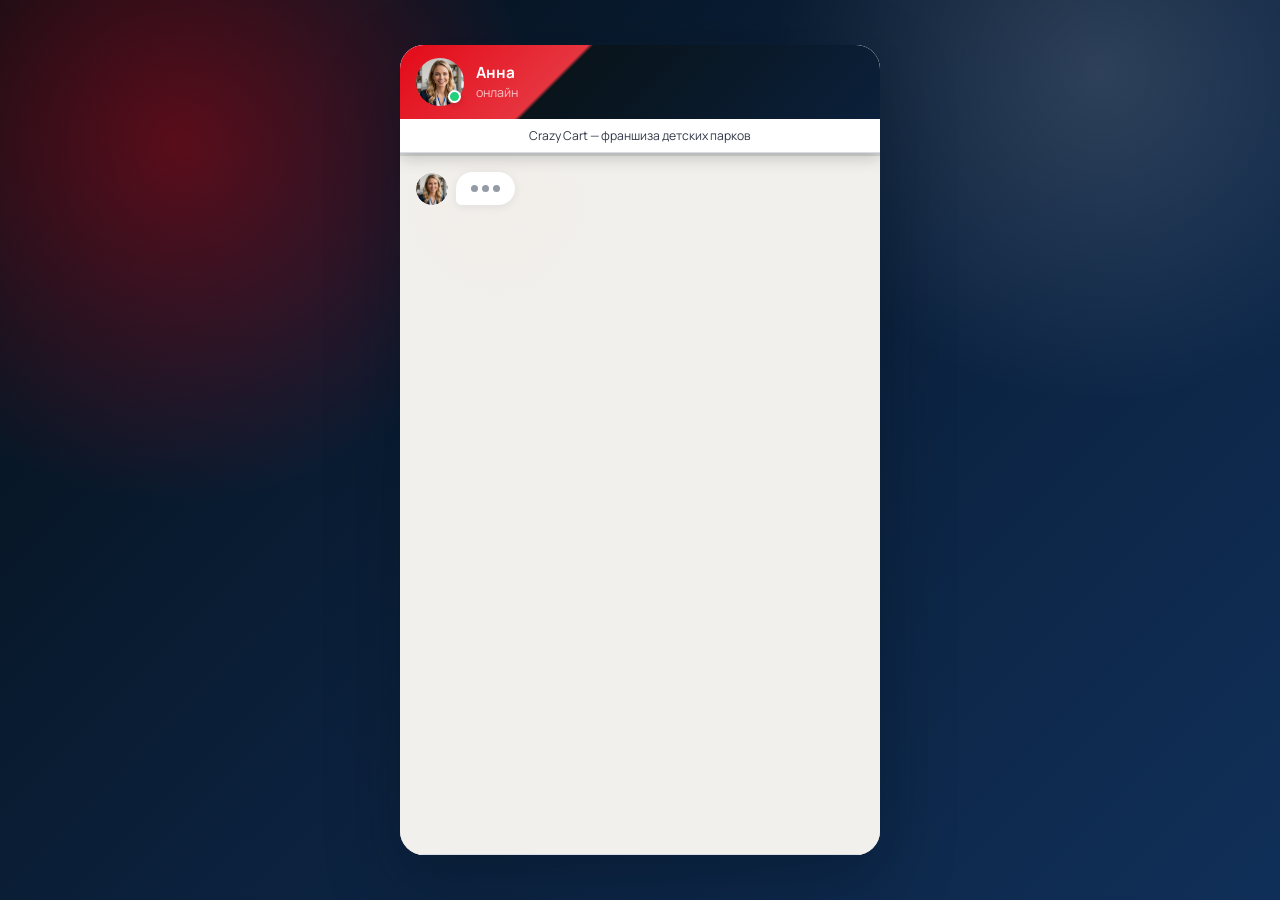
<file: index.html>
<!doctype html>
<html lang="ru">
  <head>
    <meta charset="UTF-8" />
    <meta name="viewport" content="width=device-width, initial-scale=1.0" />
    <meta name="robots" content="noindex, nofollow" />
    <title>Подбор франшизы Crazy Cart</title>
    <meta
      name="description"
      content="Ответьте на 4 коротких вопроса, и менеджер Crazy Cart подберет формат франшизы под ваш город, бюджет и уровень участия."
    />
    <link rel="preconnect" href="https://fonts.googleapis.com" />
    <link rel="preconnect" href="https://fonts.gstatic.com" crossorigin />
    <link
      href="https://fonts.googleapis.com/css2?family=Manrope:wght@400;500;600;700;800&amp;display=swap"
      rel="stylesheet"
    />
    <link rel="stylesheet" href="./avito-chat.css?v=20260513-4" />
  </head>
  <body>
    <main class="chat-app" aria-label="Чат с менеджером Crazy Cart">
      <section class="chat-shell" aria-live="polite">
        <div class="loader" id="loader">
          <div class="loader__spinner" aria-hidden="true"></div>
          <p>Подбираем формат франшизы для вашего города...</p>
        </div>

        <div class="chat" id="chat" hidden>
          <header class="chat-header">
            <div class="chat-header__top">
              <div class="operator-avatar">
                <span class="avatar-fallback">А</span>
                <img
                  src="./assets/anna-avatar.jpg?v=20260513-3"
                  alt="Анна"
                  decoding="async"
                  referrerpolicy="no-referrer"
                  onerror="this.remove()"
                />
                <i aria-hidden="true"></i>
              </div>
              <div>
                <p class="operator-name">Анна</p>
                <p class="operator-status">онлайн</p>
              </div>
            </div>
            <p class="chat-header__note">Crazy Cart — франшиза детских парков</p>
          </header>

          <div class="progress" aria-hidden="true">
            <span id="progressBar"></span>
          </div>

          <div class="messages" id="messages"></div>

          <div class="answer-panel" id="answerPanel"></div>
        </div>
      </section>
    </main>

    <template id="botMessageTemplate">
      <div class="message message--bot">
        <div class="message__avatar">
          <span class="avatar-fallback">А</span>
          <img
            src="./assets/anna-avatar.jpg?v=20260513-3"
            alt="Анна"
            decoding="async"
            referrerpolicy="no-referrer"
            onerror="this.remove()"
          />
        </div>
        <div class="message__bubble">
          <p></p>
        </div>
      </div>
    </template>

    <template id="userMessageTemplate">
      <div class="message message--user">
        <div class="message__bubble">
          <p></p>
        </div>
      </div>
    </template>

    <script src="./avito-chat.js?v=20260514-2"></script>
  </body>
</html>
</file>
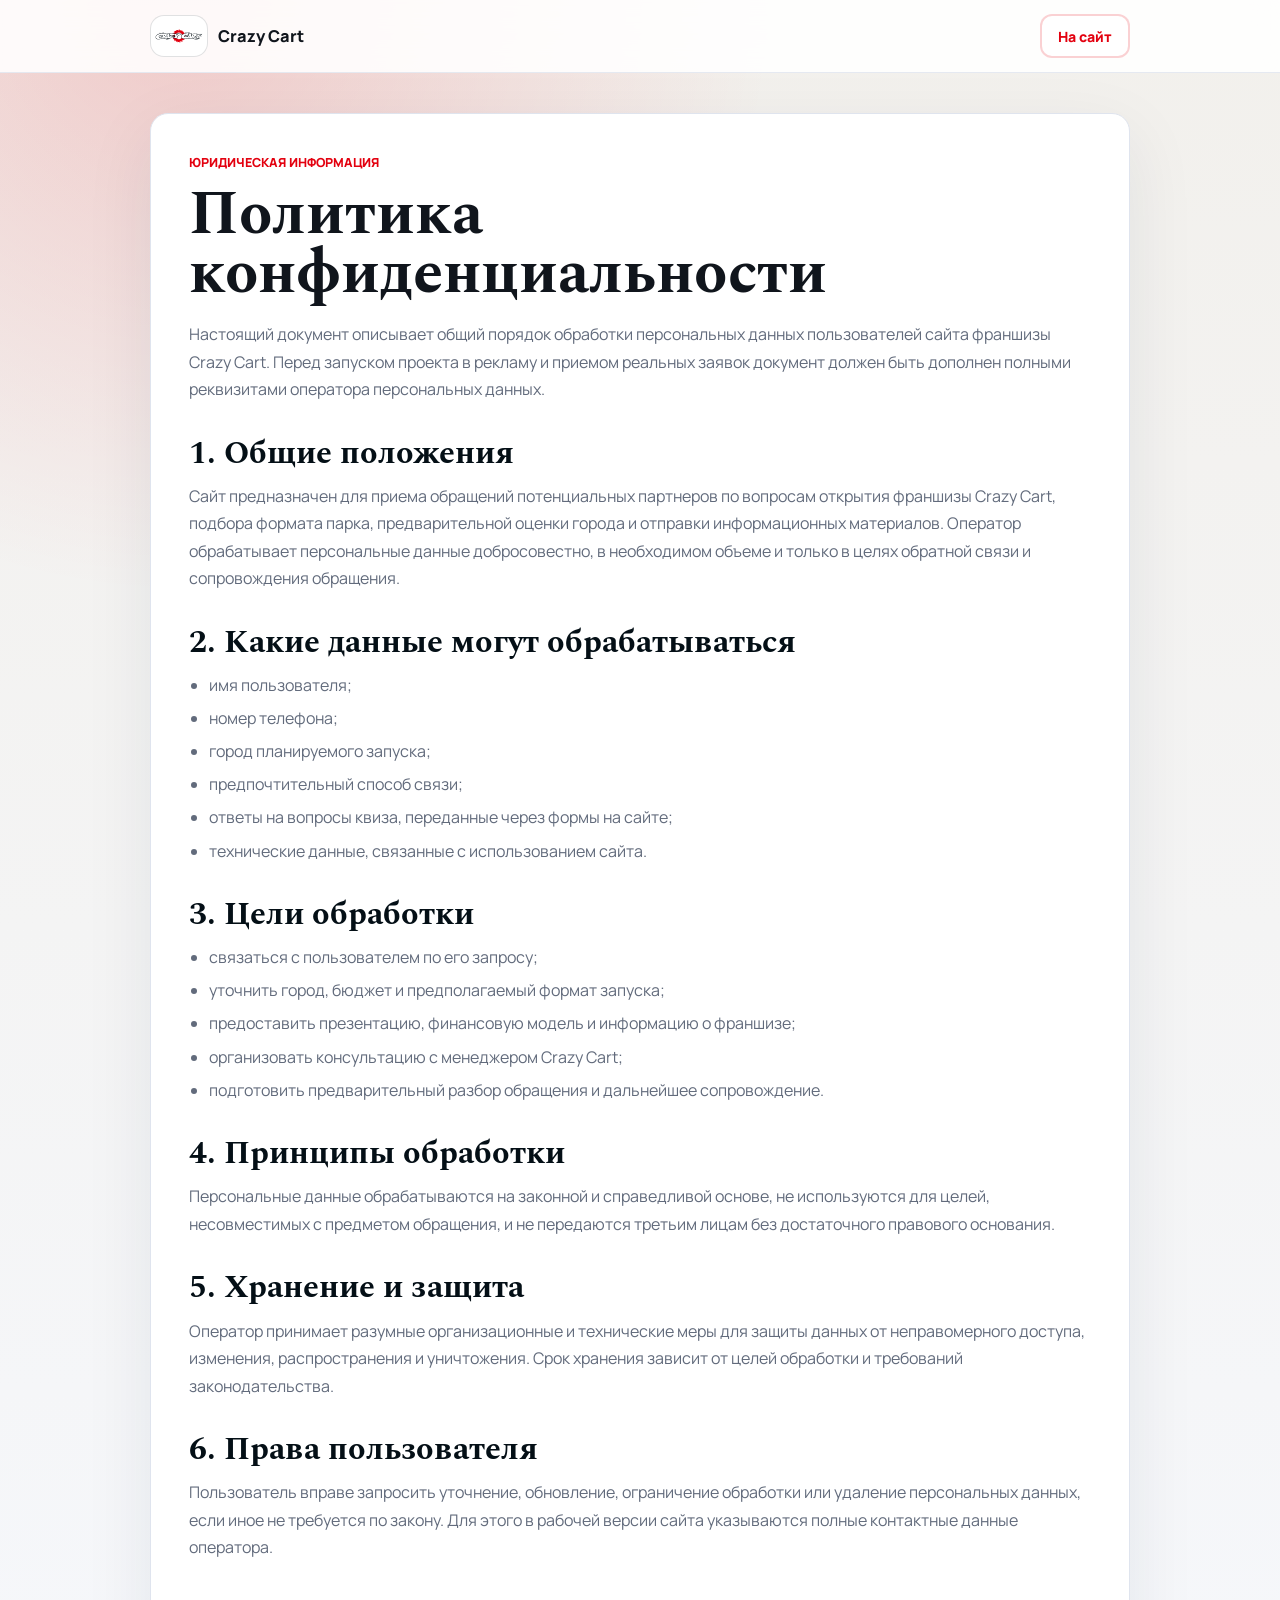
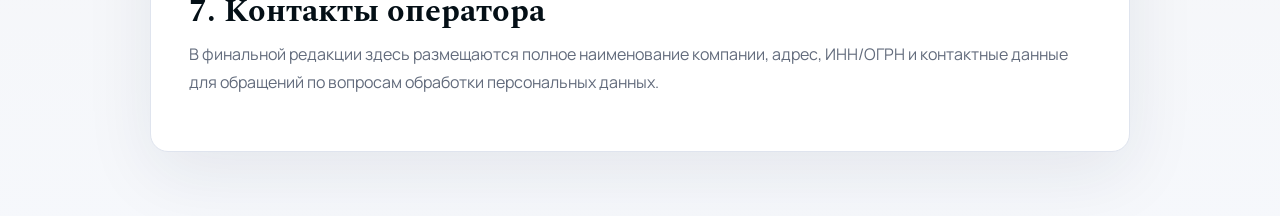
<file: privacy.html>
<!doctype html>
<html lang="ru">
  <head>
    <meta charset="UTF-8" />
    <meta name="viewport" content="width=device-width, initial-scale=1.0" />
    <title>Политика конфиденциальности — Crazy Cart</title>
    <link rel="preconnect" href="https://fonts.googleapis.com" />
    <link rel="preconnect" href="https://fonts.gstatic.com" crossorigin />
    <link
      href="https://fonts.googleapis.com/css2?family=Manrope:wght@400;500;600;700;800&amp;family=Spectral:wght@600;700&amp;display=swap"
      rel="stylesheet"
    />
    <link rel="stylesheet" href="./privacy.css?v=20260513-2" />
  </head>
  <body class="legal-page">
    <header class="site-header">
      <div class="container header-shell">
        <a class="brand" href="https://franchise.crazy-cart.ru/" aria-label="Crazy Cart">
          <span class="brand-mark"><img src="./assets/crazy-cart-logo.svg" alt="" /></span>
          <span>Crazy Cart</span>
        </a>
        <a class="button button-secondary" href="https://franchise.crazy-cart.ru/">На сайт</a>
      </div>
    </header>

    <main class="legal-main">
      <div class="container">
        <article class="legal-card">
          <p class="eyebrow">Юридическая информация</p>
          <h1>Политика конфиденциальности</h1>
          <p>
            Настоящий документ описывает общий порядок обработки персональных данных пользователей
            сайта франшизы Crazy Cart. Перед запуском проекта в рекламу и приемом реальных
            заявок документ должен быть дополнен полными реквизитами оператора персональных данных.
          </p>

          <h2>1. Общие положения</h2>
          <p>
            Сайт предназначен для приема обращений потенциальных партнеров по вопросам открытия
            франшизы Crazy Cart, подбора формата парка, предварительной оценки города и отправки
            информационных материалов. Оператор обрабатывает персональные данные добросовестно, в
            необходимом объеме и только в целях обратной связи и сопровождения обращения.
          </p>

          <h2>2. Какие данные могут обрабатываться</h2>
          <ul>
            <li>имя пользователя;</li>
            <li>номер телефона;</li>
            <li>город планируемого запуска;</li>
            <li>предпочтительный способ связи;</li>
            <li>ответы на вопросы квиза, переданные через формы на сайте;</li>
            <li>технические данные, связанные с использованием сайта.</li>
          </ul>

          <h2>3. Цели обработки</h2>
          <ul>
            <li>связаться с пользователем по его запросу;</li>
            <li>уточнить город, бюджет и предполагаемый формат запуска;</li>
            <li>предоставить презентацию, финансовую модель и информацию о франшизе;</li>
            <li>организовать консультацию с менеджером Crazy Cart;</li>
            <li>подготовить предварительный разбор обращения и дальнейшее сопровождение.</li>
          </ul>

          <h2>4. Принципы обработки</h2>
          <p>
            Персональные данные обрабатываются на законной и справедливой основе, не используются
            для целей, несовместимых с предметом обращения, и не передаются третьим лицам без
            достаточного правового основания.
          </p>

          <h2>5. Хранение и защита</h2>
          <p>
            Оператор принимает разумные организационные и технические меры для защиты данных от
            неправомерного доступа, изменения, распространения и уничтожения. Срок хранения зависит
            от целей обработки и требований законодательства.
          </p>

          <h2>6. Права пользователя</h2>
          <p>
            Пользователь вправе запросить уточнение, обновление, ограничение обработки или удаление
            персональных данных, если иное не требуется по закону. Для этого в рабочей версии сайта
            указываются полные контактные данные оператора.
          </p>

          <h2>7. Контакты оператора</h2>
          <p>
            В финальной редакции здесь размещаются полное наименование компании, адрес, ИНН/ОГРН и
            контактные данные для обращений по вопросам обработки персональных данных.
          </p>
        </article>
      </div>
    </main>
  </body>
</html>
</file>
<file: avito-chat.css>
:root {
  --chat-red: #e3000f;
  --chat-red-dark: #b4000c;
  --chat-blue: #14345a;
  --chat-blue-dark: #0b203b;
  --chat-blue-deep: #040f16;
  --chat-blue-soft: rgba(20, 52, 90, 0.12);
  --chat-beige: #f2f0ec;
  --chat-user: #ffe0e3;
  --chat-text: #10151c;
  --chat-muted: #6d7280;
  --chat-border: #d9dce3;
  --chat-white: #ffffff;
  --chat-error: #e3000f;
  --shadow-window: 0 26px 70px rgba(4, 15, 22, 0.34);
}

*,
*::before,
*::after {
  box-sizing: border-box;
}

[hidden] {
  display: none !important;
}

html {
  min-height: 100%;
}

body {
  margin: 0;
  min-height: 100%;
  font-family: "Manrope", sans-serif;
  color: var(--chat-text);
  background:
    radial-gradient(circle at 14% 16%, rgba(227, 0, 15, 0.38), transparent 27%),
    radial-gradient(circle at 86% 8%, rgba(255, 255, 255, 0.14), transparent 24%),
    linear-gradient(135deg, var(--chat-blue-deep), var(--chat-blue-dark) 48%, #102f58);
}

button,
input,
select {
  font: inherit;
}

button {
  cursor: pointer;
}

.chat-app {
  min-height: 100dvh;
  display: flex;
  align-items: center;
  justify-content: center;
  padding: 0;
}

.chat-shell {
  width: 100%;
  max-width: 480px;
  height: 100dvh;
  max-height: 100dvh;
  background: var(--chat-beige);
  overflow: hidden;
  position: relative;
}

.loader {
  position: absolute;
  inset: 0;
  z-index: 5;
  display: flex;
  flex-direction: column;
  align-items: center;
  justify-content: center;
  gap: 1rem;
  background: var(--chat-white);
  text-align: center;
  padding: 2rem;
}

.loader__spinner {
  width: 48px;
  height: 48px;
  border: 3px solid var(--chat-blue-soft);
  border-top-color: var(--chat-red);
  border-radius: 999px;
  animation: spin 0.9s linear infinite;
}

.loader p {
  margin: 0;
  color: #2d3443;
  font-size: 0.95rem;
  font-weight: 600;
}

.chat {
  height: 100%;
  display: flex;
  flex-direction: column;
  background:
    linear-gradient(rgba(242, 240, 236, 0.94), rgba(242, 240, 236, 0.96)),
    radial-gradient(circle at 20% 20%, rgba(227, 0, 15, 0.12), transparent 16%);
}

.chat-header {
  position: sticky;
  top: 0;
  z-index: 3;
  box-shadow: 0 4px 16px rgba(4, 15, 22, 0.22);
}

.chat-header__top {
  display: flex;
  align-items: center;
  gap: 0.75rem;
  padding: 0.82rem 1rem;
  background:
    linear-gradient(135deg, rgba(227, 0, 15, 0.96), rgba(227, 0, 15, 0.78) 34%, rgba(4, 15, 22, 0.98) 35%, var(--chat-blue-dark));
  color: var(--chat-white);
}

.operator-avatar {
  width: 48px;
  height: 48px;
  position: relative;
  display: grid;
  place-items: center;
  flex: 0 0 auto;
  border-radius: 999px;
  background: rgba(255, 255, 255, 0.16);
  color: var(--chat-white);
  font-size: 1rem;
  font-weight: 800;
  overflow: visible;
}

.operator-avatar img,
.message__avatar img {
  position: absolute;
  inset: 0;
  width: 100%;
  height: 100%;
  border-radius: inherit;
  object-fit: cover;
  z-index: 1;
}

.avatar-fallback {
  position: relative;
  z-index: 0;
}

.operator-avatar i {
  position: absolute;
  right: 3px;
  bottom: 3px;
  width: 13px;
  height: 13px;
  border: 2px solid var(--chat-white);
  border-radius: 999px;
  background: #21d07a;
  box-shadow: 0 2px 6px rgba(4, 15, 22, 0.18);
  z-index: 3;
}

.operator-name,
.operator-status,
.chat-header__note {
  margin: 0;
}

.operator-name {
  font-size: 0.96rem;
  line-height: 1.2;
  font-weight: 700;
}

.operator-status {
  margin-top: 0.1rem;
  color: rgba(255, 255, 255, 0.72);
  font-size: 0.78rem;
}

.chat-header__note {
  padding: 0.52rem 1rem;
  border-bottom: 1px solid var(--chat-border);
  background: var(--chat-white);
  color: #303846;
  font-size: 0.76rem;
  line-height: 1.35;
  text-align: center;
}

.progress {
  height: 3px;
  background: rgba(4, 15, 22, 0.1);
}

.progress span {
  display: block;
  width: 0;
  height: 100%;
  background: linear-gradient(90deg, var(--chat-red), #ff5a36);
  transition: width 0.35s ease;
}

.messages {
  flex: 1;
  min-height: 0;
  overflow-y: auto;
  padding: 1rem 1rem 1.1rem;
  scroll-behavior: smooth;
}

.message {
  display: flex;
  align-items: flex-end;
  gap: 0.5rem;
  margin-bottom: 0.75rem;
  animation: fadeIn 0.24s ease-out;
}

.message__avatar {
  width: 32px;
  height: 32px;
  position: relative;
  display: grid;
  place-items: center;
  flex: 0 0 auto;
  border-radius: 999px;
  background: var(--chat-white);
  color: var(--chat-red);
  font-size: 0.66rem;
  font-weight: 800;
  overflow: hidden;
}

.message__bubble {
  max-width: min(72%, 330px);
  border-radius: 18px;
  box-shadow: 0 2px 8px rgba(24, 35, 56, 0.08);
}

.message__bubble p {
  margin: 0;
  font-size: 0.9rem;
  line-height: 1.58;
}

.message--bot .message__bubble {
  padding: 0.72rem 0.9rem;
  border-bottom-left-radius: 6px;
  background: var(--chat-white);
}

.message--user {
  justify-content: flex-end;
}

.message--user .message__bubble {
  padding: 0.72rem 0.9rem;
  border-bottom-right-radius: 6px;
  background: var(--chat-user);
}

.typing .message__bubble {
  padding: 0.8rem 0.95rem;
}

.typing-dots {
  display: flex;
  gap: 0.25rem;
}

.typing-dots span {
  width: 7px;
  height: 7px;
  border-radius: 999px;
  background: #949aa6;
  animation: bounce 1s infinite ease-in-out;
}

.typing-dots span:nth-child(2) {
  animation-delay: 0.14s;
}

.typing-dots span:nth-child(3) {
  animation-delay: 0.28s;
}

.answer-panel {
  flex: 0 0 auto;
  border-top: 1px solid var(--chat-border);
  background: var(--chat-white);
}

.options {
  display: grid;
  gap: 0.55rem;
  padding: 0.8rem 1rem 1rem;
}

.option-button {
  width: 100%;
  min-height: 46px;
  padding: 0.74rem 0.95rem;
  border: 2px solid rgba(20, 52, 90, 0.18);
  border-radius: 14px;
  background: var(--chat-white);
  color: var(--chat-blue-dark);
  font-size: 0.9rem;
  font-weight: 700;
  line-height: 1.35;
  text-align: left;
  transition:
    background 0.16s ease,
    border 0.16s ease,
    color 0.16s ease,
    transform 0.16s ease;
}

.option-button:hover,
.option-button:focus-visible {
  border-color: var(--chat-red);
  background: var(--chat-red);
  color: var(--chat-white);
  outline: none;
  transform: translateY(-1px);
}

.contact-form {
  display: grid;
  gap: 0.7rem;
  padding: 0.85rem 1rem 1rem;
}

.contact-form label {
  display: grid;
  gap: 0.3rem;
}

.contact-form span {
  color: #4d5360;
  font-size: 0.76rem;
  font-weight: 700;
}

.contact-form input,
.contact-form select {
  width: 100%;
  height: 48px;
  border: 2px solid #d5d9e2;
  border-radius: 14px;
  padding: 0 0.9rem;
  background: var(--chat-white);
  color: var(--chat-text);
  outline: none;
  transition:
    border 0.16s ease,
    box-shadow 0.16s ease;
}

.contact-form input:focus,
.contact-form select:focus {
  border-color: var(--chat-red);
  box-shadow: 0 0 0 4px rgba(227, 0, 15, 0.12);
}

.field-error {
  min-height: 16px;
  margin: -0.18rem 0 0;
  color: var(--chat-error);
  font-size: 0.76rem;
  font-weight: 600;
}

.contact-form label.consent {
  display: flex;
  gap: 0.55rem;
  align-items: flex-start;
  color: #5c6472;
  font-size: 0.74rem;
  line-height: 1.45;
}

.contact-form label.consent input {
  width: 18px;
  height: 18px;
  margin: 0.08rem 0 0;
  flex: 0 0 auto;
  accent-color: var(--chat-red);
}

.contact-form label.consent span {
  color: #5c6472;
  font-size: 0.74rem;
  font-weight: 700;
  line-height: 1.45;
}

.contact-form label.consent a {
  color: var(--chat-red);
  font-weight: 700;
}

.submit-button {
  min-height: 48px;
  border: 0;
  border-radius: 14px;
  background: linear-gradient(135deg, var(--chat-red), #f5522a);
  color: var(--chat-white);
  font-size: 0.95rem;
  font-weight: 800;
  transition:
    background 0.16s ease,
    transform 0.16s ease,
    opacity 0.16s ease;
}

.submit-button:hover,
.submit-button:focus-visible {
  background: linear-gradient(135deg, var(--chat-red-dark), var(--chat-red));
  outline: none;
  transform: translateY(-1px);
}

.submit-button:disabled {
  cursor: default;
  opacity: 0.58;
  transform: none;
}

.success-actions {
  display: grid;
  gap: 0.55rem;
  padding: 0.85rem 1rem 1rem;
}

.success-actions a {
  min-height: 46px;
  display: flex;
  align-items: center;
  justify-content: center;
  border-radius: 14px;
  color: var(--chat-white);
  background: linear-gradient(135deg, var(--chat-red), #f5522a);
  font-size: 0.9rem;
  font-weight: 800;
  text-decoration: none;
}

.success-actions a:last-child {
  border: 2px solid var(--chat-blue-dark);
  color: var(--chat-blue-dark);
  background: var(--chat-white);
}

@media (min-width: 768px) {
  .chat-app {
    padding: 2.5rem 1.25rem;
  }

  .chat-shell {
    height: min(90dvh, 820px);
    border-radius: 24px;
    box-shadow: var(--shadow-window);
  }
}

@media (max-width: 380px) {
  .chat-header__note {
    font-size: 0.72rem;
  }

  .messages {
    padding-left: 0.8rem;
    padding-right: 0.8rem;
  }

  .option-button {
    font-size: 0.84rem;
  }
}

@media (prefers-reduced-motion: reduce) {
  *,
  *::before,
  *::after {
    animation-duration: 0.01ms !important;
    animation-iteration-count: 1 !important;
    scroll-behavior: auto !important;
    transition-duration: 0.01ms !important;
  }
}

@keyframes spin {
  to {
    transform: rotate(360deg);
  }
}

@keyframes fadeIn {
  from {
    opacity: 0;
    transform: translateY(6px);
  }

  to {
    opacity: 1;
    transform: translateY(0);
  }
}

@keyframes bounce {
  0%,
  80%,
  100% {
    transform: translateY(0);
    opacity: 0.42;
  }

  40% {
    transform: translateY(-4px);
    opacity: 1;
  }
}
</file>
<file: privacy.css>
:root {
  --legal-red: #e3000f;
  --legal-blue: #14345a;
  --legal-blue-dark: #040f16;
  --legal-ink: #10151c;
  --legal-muted: #626b7c;
  --legal-border: #dfe4ee;
  --legal-panel: #ffffff;
  --legal-beige: #f2f0ec;
  --legal-soft: #f6f7f9;
}

*,
*::before,
*::after {
  box-sizing: border-box;
}

html {
  min-height: 100%;
}

body {
  min-height: 100%;
  margin: 0;
  font-family: "Manrope", sans-serif;
  color: var(--legal-ink);
  overflow-x: hidden;
  background:
    radial-gradient(circle at 14% 0%, rgba(227, 0, 15, 0.16), transparent 28%),
    linear-gradient(180deg, rgba(242, 240, 236, 0.92), rgba(246, 248, 252, 0.98)),
    var(--legal-beige);
}

.container {
  width: calc(100% - 2rem);
  max-width: 980px;
  margin: 0 auto;
}

.site-header {
  position: sticky;
  top: 0;
  z-index: 5;
  border-bottom: 1px solid rgba(223, 228, 238, 0.8);
  background: rgba(255, 255, 255, 0.88);
  backdrop-filter: blur(14px);
}

.header-shell {
  min-height: 72px;
  display: flex;
  align-items: center;
  justify-content: space-between;
  gap: 1rem;
}

.brand {
  display: inline-flex;
  align-items: center;
  gap: 0.65rem;
  color: var(--legal-ink);
  font-size: 1.02rem;
  font-weight: 800;
  text-decoration: none;
}

.brand-mark {
  width: 58px;
  height: 42px;
  display: grid;
  place-items: center;
  border-radius: 14px;
  background: #fff;
  border: 1px solid rgba(4, 15, 22, 0.12);
  overflow: hidden;
}

.brand-mark img {
  width: calc(100% - 8px);
  height: calc(100% - 8px);
  object-fit: contain;
}

.button {
  min-height: 44px;
  display: inline-flex;
  align-items: center;
  justify-content: center;
  border-radius: 12px;
  padding: 0 1rem;
  font-size: 0.88rem;
  font-weight: 800;
  text-decoration: none;
}

.button-secondary {
  border: 2px solid rgba(227, 0, 15, 0.18);
  color: var(--legal-red);
  background: #fff;
}

.legal-main {
  padding: 2.5rem 0 4rem;
}

.legal-card {
  border: 1px solid var(--legal-border);
  border-radius: 18px;
  padding: clamp(1.25rem, 3vw, 2.5rem);
  background: var(--legal-panel);
  box-shadow: 0 22px 70px rgba(31, 43, 70, 0.08);
}

.eyebrow {
  margin: 0 0 0.75rem;
  color: var(--legal-red);
  font-size: 0.78rem;
  font-weight: 800;
  letter-spacing: 0;
  text-transform: uppercase;
}

h1,
h2,
p,
ul {
  margin-top: 0;
}

h1,
h2,
p,
li {
  overflow-wrap: anywhere;
}

h1 {
  max-width: 760px;
  margin-bottom: 1rem;
  font-family: "Spectral", serif;
  font-size: clamp(2rem, 6vw, 3.8rem);
  line-height: 0.98;
  letter-spacing: 0;
}

h2 {
  margin: 2rem 0 0.75rem;
  color: var(--legal-blue-dark);
  font-family: "Spectral", serif;
  font-size: clamp(1.35rem, 3vw, 2rem);
  line-height: 1.1;
  letter-spacing: 0;
}

p,
li {
  color: var(--legal-muted);
  font-size: 1rem;
  line-height: 1.72;
}

ul {
  padding-left: 1.2rem;
}

li + li {
  margin-top: 0.35rem;
}

@media (max-width: 900px) {
  .container {
    width: auto;
    max-width: none;
    margin-right: 1rem;
    margin-left: 1rem;
  }

  .header-shell {
    min-height: 64px;
  }

  .brand {
    font-size: 0.94rem;
  }

  .button {
    min-height: 40px;
    padding: 0 0.72rem;
    font-size: 0.8rem;
  }

  .legal-main {
    padding-top: 1rem;
  }

  .legal-card {
    border-radius: 16px;
  }
}

@media (max-width: 560px) {
  h1 {
    font-size: 1.9rem;
  }

  h2 {
    font-size: 1.28rem;
  }
}
</file>
